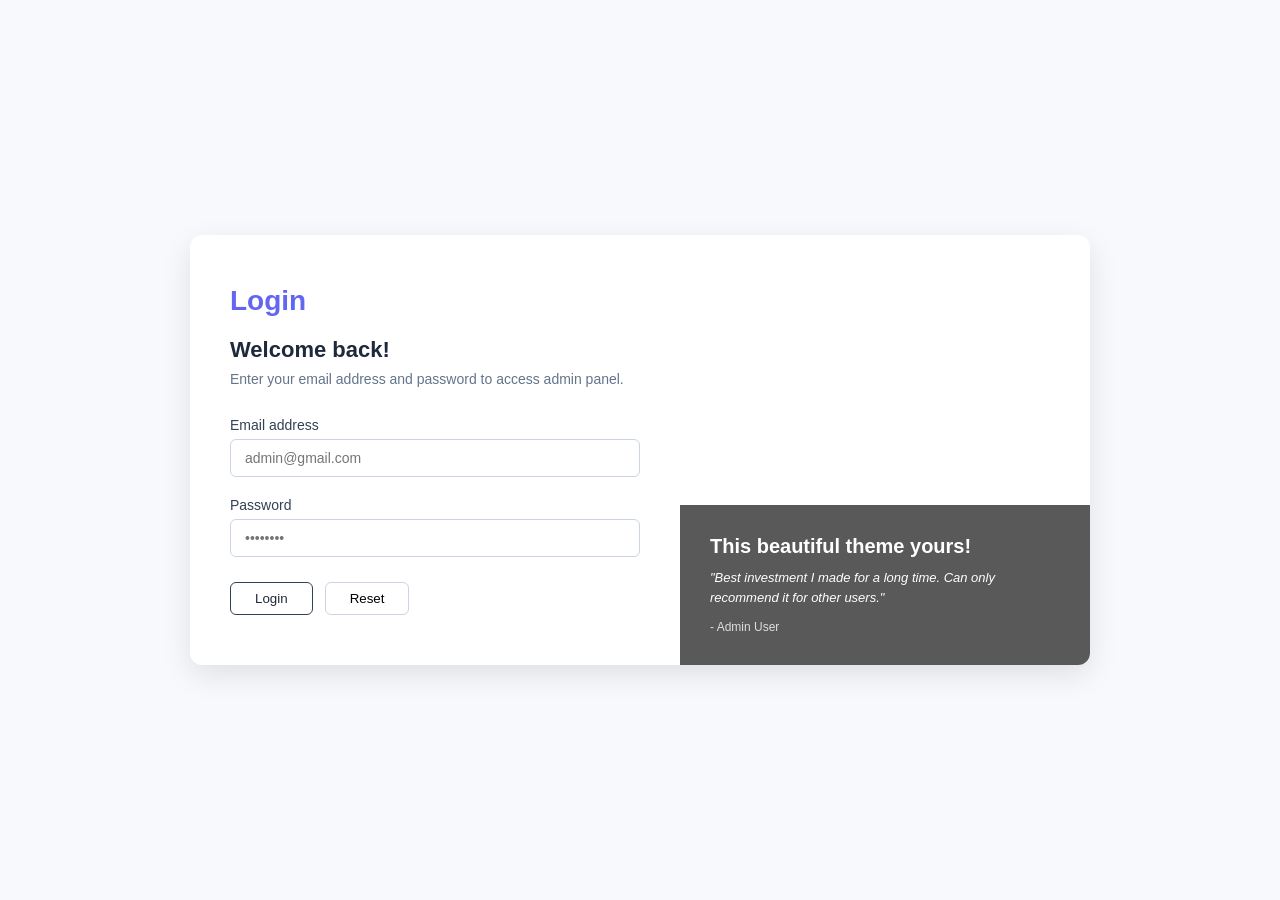
<file: index.html>
<!DOCTYPE html>
<html lang="en">
<head>
  <meta charset="UTF-8">
  <meta name="viewport" content="width=device-width, initial-scale=1.0">
  <title>Admin Login - Snacks Point</title>
  <link rel="stylesheet" href="styles.css">
</head>
<body class="login-body">
  <div class="login-container">
    <!-- Left Section: Form -->
    <div class="login-form-section">
      <h2 class="brand-heading">Login</h2>
      <h3>Welcome back!</h3>
      <p class="sub-text">Enter your email address and password to access admin panel.</p>

      <form id="loginForm">
        <div class="form-group">
          <label for="email">Email address</label>
          <input type="email" id="email" name="email" required placeholder="admin@gmail.com">
        </div>

        <div class="form-group">
          <label for="password">Password</label>
          <input type="password" id="password" name="password" required placeholder="••••••••">
        </div>

        <div class="button-group">
          <button type="submit" class="btn btn-login">Login</button>
          <button type="reset" class="btn btn-reset">Reset</button>
        </div>
      </form>
    </div>

    <!-- Right Section: Banner Theme -->
    <div class="login-banner-section">
      <div class="banner-overlay">
        <h2>This beautiful theme yours!</h2>
        <p>"Best investment I made for a long time. Can only recommend it for other users."</p>
        <span class="author">- Admin User</span>
      </div>
    </div>
  </div>

  <script src="script.js"></script>
</body>
</html>
</file>
<file: styles.css>
* {
  box-sizing: border-box;
  margin: 0;
  padding: 0;
  font-family: 'Segoe UI', Tahoma, Geneva, Verdana, sans-serif;
}

/* ================= LOGIN PAGE ================= */
.login-body {
  background-color: #f7f9fc;
  display: flex;
  align-items: center;
  justify-content: center;
  min-height: 100vh;
}

.login-container {
  display: flex;
  width: 900px;
  max-width: 95%;
  background: #ffffff;
  border-radius: 12px;
  overflow: hidden;
  box-shadow: 0 10px 30px rgba(0,0,0,0.1);
}

.login-form-section {
  flex: 1;
  padding: 50px 40px;
}

.brand-heading {
  color: #6366f1;
  font-size: 28px;
  margin-bottom: 20px;
}

.login-form-section h3 {
  font-size: 22px;
  color: #1e293b;
  margin-bottom: 8px;
}

.sub-text {
  color: #64748b;
  font-size: 14px;
  margin-bottom: 30px;
}

.form-group {
  margin-bottom: 20px;
}

.form-group label {
  display: block;
  font-size: 14px;
  color: #334155;
  margin-bottom: 6px;
}

.form-group input {
  width: 100%;
  padding: 10px 14px;
  border: 1px solid #cbd5e1;
  border-radius: 6px;
  font-size: 14px;
  outline: none;
  transition: border-color 0.2s;
}

.form-group input:focus {
  border-color: #6366f1;
  box-shadow: 0 0 0 3px rgba(99, 102, 241, 0.2);
}

.button-group {
  display: flex;
  gap: 12px;
  margin-top: 25px;
}

.btn {
  padding: 8px 24px;
  border-radius: 6px;
  cursor: pointer;
  font-weight: 500;
  border: 1px solid #cbd5e1;
  background: #ffffff;
}

.btn-login {
  border-color: #334155;
  color: #1e293b;
}

.btn-login:hover {
  background-color: #f1f5f9;
}

.login-banner-section {
  flex: 1;
  background: url('https://images.unsplash.com/photo-1513104890138-7c749659a591?w=800&auto=format&fit=crop&q=80') center/cover no-repeat;
  position: relative;
  display: flex;
  align-items: flex-end;
}

.banner-overlay {
  background: rgba(0, 0, 0, 0.65);
  color: white;
  padding: 30px;
  width: 100%;
}

.banner-overlay h2 {
  font-size: 20px;
  margin-bottom: 10px;
}

.banner-overlay p {
  font-size: 13px;
  font-style: italic;
  line-height: 1.5;
  margin-bottom: 10px;
}

.banner-overlay .author {
  font-size: 12px;
  opacity: 0.8;
}

/* ================= DASHBOARD PAGE ================= */
.dashboard-body {
  background-color: #fbfbfb;
  min-height: 100vh;
}

.top-nav-bar {
  display: flex;
  justify-content: space-between;
  align-items: center;
  padding: 10px 30px;
  background: #fff;
  border-bottom: 1px solid #eee;
}

.client-hit-badge {
  color: #eab308;
  font-weight: 700;
  font-size: 16px;
}

.btn-logout {
  background: transparent;
  border: 1px solid #333;
  padding: 4px 14px;
  border-radius: 4px;
  cursor: pointer;
}

.dashboard-layout {
  display: flex;
  padding: 20px 40px;
  gap: 40px;
}

.sidebar {
  width: 180px;
  flex-shrink: 0;
}

.logo-box {
  margin-bottom: 30px;
}

.logo-title {
  font-family: 'Brush Script MT', cursive, sans-serif;
  font-size: 34px;
  line-height: 0.9;
  color: #1e293b;
}

.logo-subtitle {
  font-style: italic;
  font-size: 18px;
  padding-left: 15px;
  color: #475569;
}

.sidebar-menu {
  display: flex;
  flex-direction: column;
  gap: 16px;
}

.nav-item {
  text-decoration: none;
  color: #64748b;
  font-size: 15px;
  transition: color 0.2s;
}

.nav-item:hover {
  color: #ef4444;
}

.main-content {
  flex: 1;
}

.toolbar {
  display: flex;
  gap: 20px;
  margin-bottom: 30px;
}

.tool-pill {
  border: 1px solid #f87171;
  border-radius: 20px;
  padding: 6px 18px;
  font-size: 14px;
  color: #ef4444;
  display: flex;
  align-items: center;
  gap: 8px;
  cursor: pointer;
  background: white;
}

.tool-pill input {
  border: none;
  outline: none;
  color: #333;
  width: 80px;
}

.content-split {
  display: flex;
  gap: 40px;
}

.menu-section {
  flex: 1;
}

.category-header {
  font-size: 28px;
  color: #f97316;
  margin-bottom: 20px;
}

.food-cards-grid {
  display: grid;
  grid-template-columns: repeat(auto-fill, minmax(180px, 1fr));
  gap: 20px;
}

.food-card {
  background: #fdf2f2;
  border-radius: 12px;
  padding: 15px;
  position: relative;
  box-shadow: 0 4px 6px rgba(0,0,0,0.03);
}

.card-top-icons {
  display: flex;
  justify-content: space-between;
  align-items: center;
  margin-bottom: 10px;
}

.rating-badge {
  background: #0f172a;
  color: white;
  font-size: 11px;
  padding: 2px 6px;
  border-radius: 4px;
}

.wishlist-btn {
  background: none;
  border: none;
  font-size: 16px;
  cursor: pointer;
}

.food-img-wrapper {
  width: 100px;
  height: 100px;
  margin: 0 auto 12px auto;
  border-radius: 50%;
  overflow: hidden;
}

.food-img-wrapper img {
  width: 100%;
  height: 100%;
  object-fit: cover;
}

.food-name {
  font-size: 15px;
  color: #334155;
  margin-bottom: 6px;
  font-weight: 600;
}

.price-row {
  display: flex;
  justify-content: space-between;
  align-items: center;
}

.price-text {
  font-size: 14px;
  color: #1e293b;
  font-weight: 600;
}

.btn-add-cart {
  background: #ef4444;
  color: white;
  border: none;
  padding: 4px 8px;
  border-radius: 4px;
  font-size: 12px;
  cursor: pointer;
}

.category-sidebar {
  width: 160px;
}

.category-sidebar h3 {
  color: #f97316;
  font-size: 20px;
  border-bottom: 2px solid #f97316;
  padding-bottom: 6px;
  margin-bottom: 15px;
}

.category-list {
  list-style: none;
  display: flex;
  flex-direction: column;
  gap: 12px;
}

.category-item {
  display: flex;
  align-items: center;
  gap: 10px;
  cursor: pointer;
  padding: 4px;
  border-radius: 6px;
  transition: background 0.2s;
}

.category-item:hover, .category-item.active {
  background: #fee2e2;
}

.category-item img {
  width: 32px;
  height: 32px;
  border-radius: 50%;
  object-fit: cover;
}
</file>
